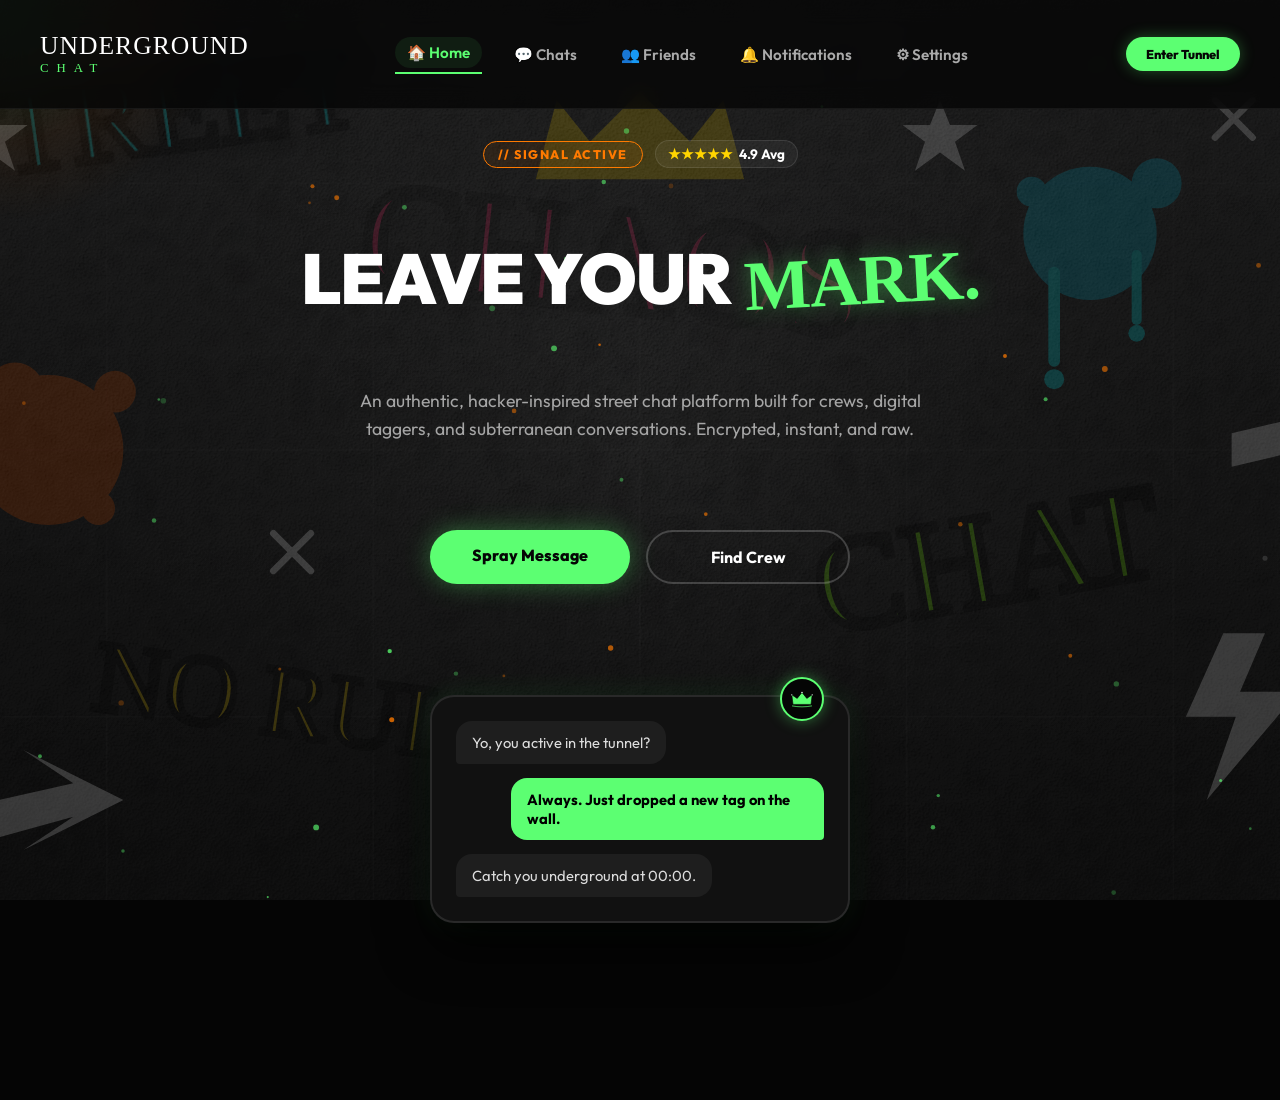
<file: index.html>
<!DOCTYPE html>
<html lang="en">
<head>
  <meta charset="UTF-8">
  <meta name="viewport" content="width=device-width, initial-scale=1.0">
  <title>Underground Chat - Leave Your Mark</title>
  <meta name="theme-color" content="#050505">

  <!-- Google Fonts -->
  <link rel="preconnect" href="https://fonts.googleapis.com">
  <link rel="preconnect" href="https://fonts.gstatic.com" crossorigin>
  <link href="https://fonts.googleapis.com/css2?family=Outfit:wght@300;400;600;700;900&family=Permanent+Marker&display=swap" rel="stylesheet">

  <link rel="stylesheet" href="style.css">
  <style>
    /* Base resets & theme colors */
    :root {
      --green: #5CFF72;
      --orange: #FF7A00;
      --bg: #050505;
    }

    *, *::before, *::after {
      box-sizing: border-box;
      margin: 0;
      padding: 0;
    }

    body {
      background-color: var(--bg);
      color: #ffffff;
      font-family: 'Outfit', sans-serif;
      overflow-x: hidden;
      min-height: 100vh;
      position: relative;
    }

    /* Ambient FX & Graffiti Background Layers */
    #graffiti-bg {
      position: fixed;
      top: 0;
      left: 0;
      width: 100vw;
      height: 100vh;
      background-image: url('assets/svg/graffiti-wall.svg');
      background-size: cover;
      background-position: center;
      opacity: 0.18;
      pointer-events: none;
      z-index: 0;
      transition: transform 0.1s ease-out;
      will-change: transform;
    }

    #mouse-glow {
      position: fixed;
      top: 0;
      left: 0;
      width: 450px;
      height: 450px;
      border-radius: 50%;
      background: radial-gradient(circle, rgba(92, 255, 114, 0.12) 0%, rgba(255, 122, 0, 0.05) 45%, transparent 70%);
      pointer-events: none;
      z-index: 2;
      transform: translate(-50%, -50%);
      transition: transform 0.03s linear;
    }

    #particles-canvas {
      position: fixed;
      top: 0;
      left: 0;
      width: 100vw;
      height: 100vh;
      pointer-events: none;
      z-index: 1;
    }

    /* Navigation Header */
    header {
      width: 100%;
      padding: 18px 32px;
      display: flex;
      justify-content: space-between;
      align-items: center;
      background: rgba(5, 5, 5, 0.75);
      position: fixed;
      top: 0;
      left: 0;
      z-index: 100;
      backdrop-filter: blur(12px);
      border-bottom: 1px solid rgba(255, 255, 255, 0.06);
    }

    nav {
      width: 100%;
      max-width: 1200px;
      margin: 0 auto;
      display: flex;
      justify-content: space-between;
      align-items: center;
    }

    .logo {
      font-family: 'Permanent Marker', cursive;
      font-size: 1.6rem;
      color: #fff;
      text-decoration: none;
      letter-spacing: 1px;
      transition: transform 0.3s ease;
    }

    .logo:hover {
      transform: scale(1.05) rotate(-1deg);
    }

    .logo span {
      color: var(--green);
    }

    nav ul {
      display: flex;
      gap: 20px;
      list-style: none;
    }

    nav ul li a {
      color: #aaa;
      text-decoration: none;
      font-weight: 600;
      font-size: 0.95rem;
      display: flex;
      align-items: center;
      gap: 6px;
      padding: 6px 12px;
      border-radius: 20px;
      transition: all 0.3s ease;
    }

    nav ul li a:hover,
    nav ul li a.active {
      color: var(--green);
      background: rgba(92, 255, 114, 0.08);
      transform: translateY(-2px);
    }

    .nav-btn .join {
      background: var(--green);
      color: #050505;
      padding: 9px 20px;
      border-radius: 30px;
      font-weight: 800;
      text-decoration: none;
      transition: all 0.3s ease;
      box-shadow: 0 0 15px rgba(92, 255, 114, 0.3);
      display: inline-block;
    }

    .nav-btn .join:hover {
      transform: translateY(-3px) scale(1.03);
      box-shadow: 0 0 25px rgba(92, 255, 114, 0.6);
    }

    /* Hero Section */
    .hero {
      max-width: 1100px;
      margin: 140px auto 60px auto;
      padding: 0 24px;
      display: flex;
      flex-direction: column;
      align-items: center;
      text-align: center;
      position: relative;
      z-index: 10;
    }

    .badge-wrapper {
      display: flex;
      align-items: center;
      gap: 12px;
      margin-bottom: 24px;
    }

    .badge {
      border: 1px solid var(--orange);
      color: var(--orange);
      font-size: 0.78rem;
      font-weight: 800;
      padding: 5px 14px;
      border-radius: 20px;
      text-transform: uppercase;
      letter-spacing: 1.5px;
      background: rgba(255, 122, 0, 0.08);
      transition: all 0.3s ease;
    }

    .badge:hover {
      background: rgba(255, 122, 0, 0.2);
      transform: scale(1.05);
    }

    /* Rating & Avg Display */
    .rating-box {
      display: flex;
      align-items: center;
      gap: 6px;
      background: rgba(255, 255, 255, 0.05);
      border: 1px solid rgba(255, 255, 255, 0.1);
      padding: 4px 12px;
      border-radius: 20px;
      font-size: 0.85rem;
      font-weight: 700;
      transition: all 0.3s ease;
    }

    .rating-box:hover {
      border-color: rgba(255, 255, 255, 0.3);
      transform: translateY(-2px);
    }

    .rating-stars {
      color: #FFD400;
    }

    .rating-score {
      color: #fff;
    }

    .hero-title {
      font-size: clamp(2.5rem, 9vw, 5.2rem);
      font-weight: 900;
      line-height: 1.05;
      margin-bottom: 20px;
      text-transform: uppercase;
      letter-spacing: -1px;
    }

    .hero-title .highlight {
      font-family: 'Permanent Marker', cursive;
      color: var(--green);
      text-shadow: 0 0 20px rgba(92, 255, 114, 0.4);
      display: inline-block;
      transition: transform 0.3s ease;
    }

    .hero-title .highlight:hover {
      transform: scale(1.08) rotate(-2deg);
    }

    .hero-description {
      color: #a5a5a5;
      font-size: 1.1rem;
      max-width: 580px;
      margin-bottom: 36px;
      line-height: 1.6;
    }

    .hero-buttons {
      display: flex;
      gap: 16px;
      width: 100%;
      max-width: 420px;
      margin-bottom: 60px;
    }

    .btn-primary {
      flex: 1;
      background: var(--green);
      color: #050505;
      padding: 15px 28px;
      font-size: 1rem;
      font-weight: 800;
      border-radius: 40px;
      text-decoration: none;
      box-shadow: 0 0 25px rgba(92, 255, 114, 0.35);
      transition: all 0.3s ease;
    }

    .btn-primary:hover {
      transform: translateY(-4px) scale(1.02);
      box-shadow: 0 0 35px rgba(92, 255, 114, 0.65);
    }

    .btn-secondary {
      flex: 1;
      background: transparent;
      color: #fff;
      border: 2px solid rgba(255, 255, 255, 0.2);
      padding: 15px 28px;
      font-size: 1rem;
      font-weight: 700;
      border-radius: 40px;
      text-decoration: none;
      transition: all 0.3s ease;
    }

    .btn-secondary:hover {
      border-color: #fff;
      background: rgba(255, 255, 255, 0.05);
      transform: translateY(-4px) scale(1.02);
    }

    /* Chat Preview Mockup Card */
    .chat-mockup {
      width: 100%;
      max-width: 420px;
      background: #111111;
      border: 2px solid rgba(255, 255, 255, 0.1);
      border-radius: 24px;
      padding: 24px;
      box-shadow: 0 25px 50px rgba(0, 0, 0, 0.8), 0 0 30px rgba(92, 255, 114, 0.1);
      position: relative;
      transition: transform 0.3s ease, border-color 0.3s ease, box-shadow 0.3s ease;
      will-change: transform;
    }

    /* Interactive Hover-to-Move effect on Chat Mockup */
    .chat-mockup:hover {
      transform: translateY(-8px) scale(1.02);
      border-color: rgba(92, 255, 114, 0.4);
      box-shadow: 0 30px 60px rgba(0, 0, 0, 0.9), 0 0 45px rgba(92, 255, 114, 0.25);
    }

    .crown-badge {
      position: absolute;
      top: -20px;
      right: 24px;
      width: 44px;
      height: 44px;
      background: #050505;
      border: 2px solid var(--green);
      border-radius: 50%;
      display: flex;
      align-items: center;
      justify-content: center;
      box-shadow: 0 0 15px rgba(92, 255, 114, 0.4);
      transition: transform 0.3s ease;
    }

    .chat-mockup:hover .crown-badge {
      transform: rotate(15deg) scale(1.1);
    }

    .crown-badge img {
      width: 24px;
      height: 24px;
    }

    .chat-messages {
      display: flex;
      flex-direction: column;
      gap: 14px;
      text-align: left;
    }

    .msg {
      padding: 12px 16px;
      border-radius: 16px;
      font-size: 0.92rem;
      max-width: 85%;
      position: relative;
      transition: transform 0.2s ease;
    }

    .msg:hover {
      transform: scale(1.02);
    }

    .msg-incoming {
      background: #1e1e1e;
      color: #ddd;
      align-self: flex-start;
      border-bottom-left-radius: 4px;
    }

    .msg-outgoing {
      background: var(--green);
      color: #000;
      font-weight: 700;
      align-self: flex-end;
      border-bottom-right-radius: 4px;
    }

    @media (max-width: 768px) {
      header {
        padding: 14px 18px;
      }
      nav ul {
        display: none;
      }
      .hero-buttons {
        flex-direction: column;
      }
    }
  </style>
</head>
<body>
  <!-- Ambient FX & SVG Graffiti Wall Background -->
  <div id="graffiti-bg"></div>
  <div id="mouse-glow"></div>
  <canvas id="particles-canvas"></canvas>
  <div class="noise"></div>

  <!-- Header Navigation -->
  <header>
    <nav>
      <a href="index.html" class="logo">
        UNDERGROUND <span>CHAT</span>
      </a>
      <ul>
        <li><a href="index.html" class="active">🏠 Home</a></li>
        <li><a href="chat.html">💬 Chats</a></li>
        <li><a href="friends.html">👥 Friends</a></li>
        <li><a href="notification.html">🔔 Notifications</a></li>
        <li><a href="settings.html">⚙ Settings</a></li>
      </ul>
      <div class="nav-btn">
        <a href="chat.html" class="join">Enter Tunnel</a>
      </div>
    </nav>
  </header>

  <!-- Hero Section -->
  <main class="hero">
    <div class="badge-wrapper">
      <span class="badge">// Signal Active</span>
      <!-- Average Rating Display -->
      <div class="rating-box">
        <span class="rating-stars">★★★★★</span>
        <span class="rating-score">4.9 Avg</span>
      </div>
    </div>

    <h1 class="hero-title">
      Leave Your <span class="highlight">Mark.</span>
    </h1>

    <p class="hero-description">
      An authentic, hacker-inspired street chat platform built for crews, digital taggers, and subterranean conversations. Encrypted, instant, and raw.
    </p>

    <div class="hero-buttons">
      <a href="chat.html" class="btn-primary">Spray Message</a>
      <a href="friends.html" class="btn-secondary">Find Crew</a>
    </div>

    <!-- UI Mockup Box -->
    <div class="chat-mockup" id="interactiveCard">
      <div class="crown-badge">
        <img src="assets/svg/graffiti-crown.svg" alt="Crown">
      </div>

      <div class="chat-messages">
        <div class="msg msg-incoming">
          Yo, you active in the tunnel?
        </div>
        <div class="msg msg-outgoing">
          Always. Just dropped a new tag on the wall.
        </div>
        <div class="msg msg-incoming">
          Catch you underground at 00:00.
        </div>
      </div>
    </div>
  </main>

  <!-- Interactive Parallax Background & Mouse Hover Script -->
  <script>
    // Parallax mouse hover elements
    const glow = document.getElementById('mouse-glow');
    const graffitiBg = document.getElementById('graffiti-bg');
    const interactiveCard = document.getElementById('interactiveCard');

    window.addEventListener('mousemove', (e) => {
      const mouseX = e.clientX;
      const mouseY = e.clientY;

      // Mouse Glow tracking
      glow.style.left = mouseX + 'px';
      glow.style.top = mouseY + 'px';

      // Background Graffiti Parallax shift
      const moveX = (mouseX / window.innerWidth - 0.5) * -25;
      const moveY = (mouseY / window.innerHeight - 0.5) * -25;
      graffitiBg.style.transform = `translate(${moveX}px, ${moveY}px) scale(1.02)`;

      // Subtle 3D tilt movement on hover over card
      const rect = interactiveCard.getBoundingClientRect();
      const cardCenterX = rect.left + rect.width / 2;
      const cardCenterY = rect.top + rect.height / 2;
      
      const cardX = (mouseX - cardCenterX) / 20;
      const cardY = (mouseY - cardCenterY) / 20;

      if (
        mouseX >= rect.left - 50 && mouseX <= rect.right + 50 &&
        mouseY >= rect.top - 50 && mouseY <= rect.bottom + 50
      ) {
        interactiveCard.style.transform = `translate(${cardX}px, ${cardY - 8}px) scale(1.02)`;
      } else {
        interactiveCard.style.transform = `translate(0px, 0px) scale(1)`;
      }
    });

    // Particles Canvas Animation
    const canvas = document.getElementById('particles-canvas');
    const ctx = canvas.getContext('2d');
    let particles = [];

    function resizeCanvas() {
      canvas.width = window.innerWidth;
      canvas.height = window.innerHeight;
    }
    window.addEventListener('resize', resizeCanvas);
    resizeCanvas();

    class Particle {
      constructor() { this.reset(); }
      reset() {
        this.x = Math.random() * canvas.width;
        this.y = Math.random() * canvas.height;
        this.size = Math.random() * 2 + 1;
        this.speedX = (Math.random() - 0.5) * 0.5;
        this.speedY = (Math.random() - 0.5) * 0.5 - 0.2;
        this.opacity = Math.random() * 0.6 + 0.2;
        this.color = Math.random() > 0.5 ? '#5CFF72' : '#FF7A00';
      }
      update() {
        this.x += this.speedX;
        this.y += this.speedY;
        if (this.x < 0 || this.x > canvas.width || this.y < 0 || this.y > canvas.height) {
          this.reset();
        }
      }
      draw() {
        ctx.fillStyle = this.color;
        ctx.globalAlpha = this.opacity;
        ctx.beginPath();
        ctx.arc(this.x, this.y, this.size, 0, Math.PI * 2);
        ctx.fill();
      }
    }

    for (let i = 0; i < 50; i++) particles.push(new Particle());

    function animateParticles() {
      ctx.clearRect(0, 0, canvas.width, canvas.height);
      particles.forEach(p => { p.update(); p.draw(); });
      requestAnimationFrame(animateParticles);
    }
    animateParticles();
  </script>
</body>
</html>
</file>
<file: style.css>
/*=============================
ROOT & RESET
=============================*/

* {
    margin: 0;
    padding: 0;
    box-sizing: border-box;
}

html {
    scroll-behavior: smooth;
    font-size: 100%; /* Respects user browser settings */
}

body {
    font-family: 'Outfit', -apple-system, BlinkMacSystemFont, sans-serif;
    background: #050505;
    color: #fff;
    overflow-x: hidden;
    position: relative;
    width: 100%;
    min-height: 100vh;
    text-rendering: optimizeLegibility;
    -webkit-font-smoothing: antialiased;
}

/*=============================
VARIABLES
=============================*/

:root {
    --bg: #050505;
    --surface: #111111;
    --white: #f4f4f4;
    --gray: #a5a5a5;

    --green: #5CFF72;
    --cyan: #00D9FF;
    --orange: #FF7A00;
    --pink: #FF2E7A;
    --yellow: #FFD500;

    /* Universal Spacing & Layout Constraints */
    --container-width: min(92vw, 1360px);
    --header-height: clamp(70px, 8vh, 90px);
}

/*=============================
BACKGROUND & FX
=============================*/

body::before {
    content: "";
    position: fixed;
    inset: 0;
    background: 
        linear-gradient(rgba(0,0,0,.78), rgba(0,0,0,.88)),
        url("assets/svg/concrete.svg");
    background-size: cover;
    background-position: center;
    z-index: -5;
}

.noise {
    position: fixed;
    inset: 0;
    pointer-events: none;
    opacity: .05;
    background-image: radial-gradient(#ffffff22 1px, transparent 1px);
    background-size: 5px 5px;
    mix-blend-mode: soft-light;
    z-index: 999;
}

.smoke {
    position: fixed;
    width: clamp(300px, 50vw, 700px);
    height: clamp(300px, 50vw, 700px);
    border-radius: 50%;
    filter: blur(140px);
    opacity: .08;
    pointer-events: none;
    animation: smokeMove 20s linear infinite;
}

.smoke1 {
    left: -10%;
    top: -10%;
    background: #666;
}

.smoke2 {
    right: -10%;
    bottom: -10%;
    background: #333;
    animation-delay: 10s;
}

@keyframes smokeMove {
    0%, 100% { transform: translateY(0) scale(1); }
    50% { transform: translateY(40px) scale(1.15); }
}

/*=============================
GRAFFITI BACKGROUND
=============================*/

.graffiti-bg {
    position: fixed;
    inset: 0;
    overflow: hidden;
    pointer-events: none;
    z-index: -2;
}

.wall {
    position: absolute;
    width: 100%;
    height: 100%;
    object-fit: cover;
    opacity: .18;
}

.graffiti {
    position: absolute;
    opacity: .35;
    filter: drop-shadow(0 0 20px rgba(0,0,0,.6));
    max-width: 45vw;
}

.g1 {
    width: clamp(250px, 35vw, 500px);
    top: 10vh;
    left: -5vw;
    transform: rotate(-12deg);
}

.g2 {
    width: clamp(220px, 30vw, 420px);
    right: -4vw;
    bottom: 8vh;
    transform: rotate(14deg);
}

/*=============================
HEADER & NAV
=============================*/

header {
    position: fixed;
    top: 0;
    left: 0;
    width: 100%;
    z-index: 100;
    background: rgba(5,5,5,.45);
    backdrop-filter: blur(14px);
    -webkit-backdrop-filter: blur(14px);
    border-bottom: 1px solid rgba(255,255,255,.05);
}

nav {
    width: var(--container-width);
    margin: auto;
    height: var(--header-height);
    display: flex;
    justify-content: space-between;
    align-items: center;
}

.logo {
    font-family: 'Permanent Marker', cursive;
    font-size: clamp(1.4rem, 2.5vw, 2rem);
    text-decoration: none;
    color: white;
    line-height: 1;
}

.logo span {
    display: block;
    font-size: clamp(0.6rem, 1vw, 0.8rem);
    letter-spacing: clamp(4px, 1vw, 8px);
    color: var(--green);
    margin-top: 4px;
}

nav ul {
    display: flex;
    list-style: none;
    gap: clamp(15px, 2.5vw, 40px);
    align-items: center;
}

nav ul a {
    text-decoration: none;
    color: #ddd;
    font-weight: 500;
    font-size: clamp(0.85rem, 1.1vw, 1rem);
    transition: .3s;
    position: relative;
    white-space: nowrap;
}

nav ul a:hover, nav ul a.active {
    color: var(--green);
}

nav ul a::after {
    content: "";
    position: absolute;
    left: 0;
    bottom: -6px;
    width: 0;
    height: 2px;
    background: var(--green);
    transition: .3s;
}

nav ul a:hover::after, nav ul a.active::after {
    width: 100%;
}

.nav-btn {
    display: flex;
    gap: 12px;
    align-items: center;
}

.login, .join {
    text-decoration: none;
    padding: clamp(8px, 1.2vw, 12px) clamp(16px, 2vw, 28px);
    border-radius: 40px;
    font-weight: 700;
    font-size: clamp(0.8rem, 1vw, 0.95rem);
    transition: .3s;
    white-space: nowrap;
}

.login {
    border: 2px solid rgba(255,255,255,.2);
    color: white;
}

.login:hover {
    border-color: white;
}

.join {
    background: var(--green);
    color: black;
    box-shadow: 0 0 20px rgba(92,255,114,.3);
}

.join:hover {
    transform: translateY(-3px);
    box-shadow: 0 0 35px rgba(92,255,114,.6);
}

/*=============================
HERO SECTION
=============================*/

.hero {
    min-height: 100vh;
    display: grid;
    grid-template-columns: minmax(0, 1.1fr) minmax(0, 0.9fr);
    align-items: center;
    gap: clamp(30px, 4vw, 60px);
    width: var(--container-width);
    margin: auto;
    padding-top: calc(var(--header-height) + 30px);
    padding-bottom: 60px;
    position: relative;
}

.hero-left {
    z-index: 5;
}

.tag {
    display: inline-block;
    padding: 6px 16px;
    border: 1px solid rgba(255,255,255,.1);
    border-radius: 50px;
    letter-spacing: clamp(2px, 0.5vw, 4px);
    font-size: clamp(0.65rem, 0.9vw, 0.75rem);
    color: var(--orange);
    margin-bottom: clamp(15px, 2vw, 30px);
    background: rgba(255,255,255,.03);
}

.hero h1 {
    font-size: clamp(2.4rem, 5.5vw, 5.5rem);
    line-height: 1;
    font-weight: 900;
    margin-bottom: 20px;
    word-break: break-word;
}

.hero h1 span {
    display: block;
    font-family: 'Permanent Marker', cursive;
    color: var(--green);
    transform: rotate(-3deg);
    text-shadow: 0 0 20px rgba(92,255,114,.4);
}

.hero-text {
    max-width: 620px;
    color: var(--gray);
    font-size: clamp(0.95rem, 1.3vw, 1.1rem);
    line-height: 1.8;
    margin-bottom: 35px;
}

.hero-buttons {
    display: flex;
    gap: 15px;
    flex-wrap: wrap;
}

.primary-btn, .secondary-btn {
    display: inline-flex;
    align-items: center;
    justify-content: center;
    text-decoration: none;
    padding: clamp(12px, 1.5vw, 16px) clamp(24px, 2.5vw, 36px);
    border-radius: 60px;
    font-weight: 700;
    font-size: clamp(0.85rem, 1.1vw, 1rem);
    transition: .35s;
}

.primary-btn {
    background: var(--green);
    color: #000;
    box-shadow: 0 0 30px rgba(92,255,114,.35);
}

.primary-btn:hover {
    transform: translateY(-4px) rotate(-1.5deg);
    box-shadow: 0 0 45px rgba(92,255,114,.7);
}

.secondary-btn {
    border: 2px solid rgba(255,255,255,.15);
    color: white;
}

.secondary-btn:hover {
    background: white;
    color: black;
}

/*=============================
PHONE MOCKUP (RATIO LOCKED)
=============================*/

.hero-right {
    display: flex;
    justify-content: center;
    align-items: center;
    position: relative;
    width: 100%;
}

.phone {
    width: clamp(260px, 28vw, 340px);
    aspect-ratio: 9 / 18.5;
    background: #101010;
    border-radius: clamp(30px, 4vw, 45px);
    padding: clamp(12px, 1.5vw, 18px);
    border: 2px solid rgba(255,255,255,.08);
    box-shadow: 
        0 0 50px rgba(0,0,0,.6),
        0 0 80px rgba(0,255,120,.08);
    transform: rotate(-5deg);
    transition: transform 0.4s ease;
}

.phone:hover {
    transform: rotate(0deg) scale(1.02);
}

.chat-window {
    width: 100%;
    height: 100%;
    border-radius: clamp(20px, 3vw, 30px);
    background: #070707;
    padding: 20px 15px;
    display: flex;
    flex-direction: column;
    gap: 14px;
    overflow: hidden;
}

.message {
    max-width: 80%;
    padding: 10px 14px;
    border-radius: 14px;
    font-size: clamp(0.75rem, 1vw, 0.9rem);
    line-height: 1.4;
}

.message.left {
    background: #1a1a1a;
    color: white;
    align-self: flex-start;
}

.message.right {
    background: var(--green);
    color: black;
    align-self: flex-end;
    font-weight: 700;
}

/*=============================
FEATURES & CARDS
=============================*/

.features {
    width: var(--container-width);
    margin: clamp(60px, 10vh, 120px) auto;
}

.section-title {
    text-align: center;
    margin-bottom: clamp(40px, 6vh, 70px);
}

.section-title h2 {
    font-size: clamp(2rem, 4vw, 3.8rem);
    margin-bottom: 12px;
}

.section-title p {
    color: var(--gray);
    max-width: 650px;
    margin: auto;
    font-size: clamp(0.9rem, 1.2vw, 1.05rem);
    line-height: 1.7;
}

.feature-grid {
    display: grid;
    grid-template-columns: repeat(auto-fit, minmax(clamp(220px, 22vw, 280px), 1fr));
    gap: clamp(18px, 2.5vw, 30px);
}

.feature-card {
    background: rgba(255, 255, 255, .03);
    border: 1px solid rgba(255, 255, 255, .08);
    backdrop-filter: blur(12px);
    -webkit-backdrop-filter: blur(12px);
    padding: clamp(24px, 3vw, 35px);
    border-radius: 24px;
    transition: transform .35s, border-color .35s, box-shadow .35s;
}

.feature-card:hover {
    transform: translateY(-8px) rotate(-1deg);
    border-color: var(--green);
    box-shadow: 0 20px 50px rgba(0, 0, 0, .35);
}

.feature-icon {
    font-size: clamp(2rem, 3vw, 2.5rem);
    margin-bottom: 15px;
}

.feature-card h3 {
    margin-bottom: 12px;
    font-size: clamp(1.1rem, 1.5vw, 1.3rem);
}

.feature-card p {
    color: var(--gray);
    font-size: clamp(0.85rem, 1.1vw, 0.95rem);
    line-height: 1.6;
}

/*=============================
GRAFFITI WALL SECTION
=============================*/

.wall-section {
    width: var(--container-width);
    margin: clamp(70px, 12vh, 150px) auto;
    display: grid;
    grid-template-columns: minmax(0, 1fr) minmax(0, 1fr);
    gap: clamp(30px, 5vw, 60px);
    align-items: center;
}

.wall-text span {
    color: var(--orange);
    letter-spacing: 3px;
    font-size: clamp(0.75rem, 1vw, 0.9rem);
    font-weight: 700;
}

.wall-text h2 {
    font-size: clamp(2rem, 4.5vw, 4rem);
    margin: 12px 0 20px;
}

.wall-text p {
    color: var(--gray);
    line-height: 1.8;
    font-size: clamp(0.9rem, 1.2vw, 1.05rem);
    margin-bottom: 30px;
}

.wall-preview {
    position: relative;
    width: 100%;
}

.wall-preview img {
    width: 100%;
    height: auto;
    border-radius: 25px;
    border: 2px solid rgba(255, 255, 255, .08);
    filter: drop-shadow(0 20px 50px rgba(0, 0, 0, .45));
    transition: transform .4s ease;
}

.wall-preview img:hover {
    transform: rotate(-1.5deg) scale(1.02);
}

/*=============================
FOOTER
=============================*/

footer {
    margin-top: clamp(60px, 10vh, 120px);
    padding: 40px var(--container-width);
    border-top: 1px solid rgba(255,255,255,.08);
    display: flex;
    justify-content: space-between;
    align-items: center;
    flex-wrap: wrap;
    gap: 20px;
}

.copyright {
    width: 100%;
    text-align: center;
    color: #666;
    font-size: clamp(0.8rem, 1vw, 0.9rem);
}

/*=============================
ANIMATIONS
=============================*/

@keyframes float {
    0%, 100% { transform: translateY(0); }
    50% { transform: translateY(-12px); }
}

.feature-card, .phone {
    animation: float 6s ease-in-out infinite;
}

/*=============================
UNIVERSAL RESPONSIVE BREAKPOINTS
=============================*/

/* Large Laptops & Desktops (1200px and up) */
@media (min-width: 1200px) {
    :root {
        --container-width: 1240px;
    }
}

/* Tablets & Small Laptops (769px to 1024px) */
@media (max-width: 1024px) {
    nav ul {
        gap: 20px;
    }
    
    .hero {
        gap: 30px;
    }

    .phone {
        width: 280px;
    }
}

/* Mobile & Small Tablets (768px and below) */
@media (max-width: 768px) {
    .hero, .wall-section {
        grid-template-columns: 1fr;
        text-align: center;
    }

    .hero-left {
        display: flex;
        flex-direction: column;
        align-items: center;
    }

    .hero-buttons {
        justify-content: center;
    }

    .hero-right {
        margin-top: 20px;
    }

    .phone {
        transform: none !important;
        margin: auto;
    }

    nav ul {
        display: none; /* Can be toggled with mobile drawer */
    }

    footer {
        flex-direction: column;
        text-align: center;
    }
}

/* Small Phones (480px and below) */
@media (max-width: 480px) {
    :root {
        --container-width: 90vw;
    }

    .hero-buttons {
        flex-direction: column;
        width: 100%;
    }

    .primary-btn, .secondary-btn {
        width: 100%;
    }

    .phone {
        width: 240px;
    }
}
</file>
